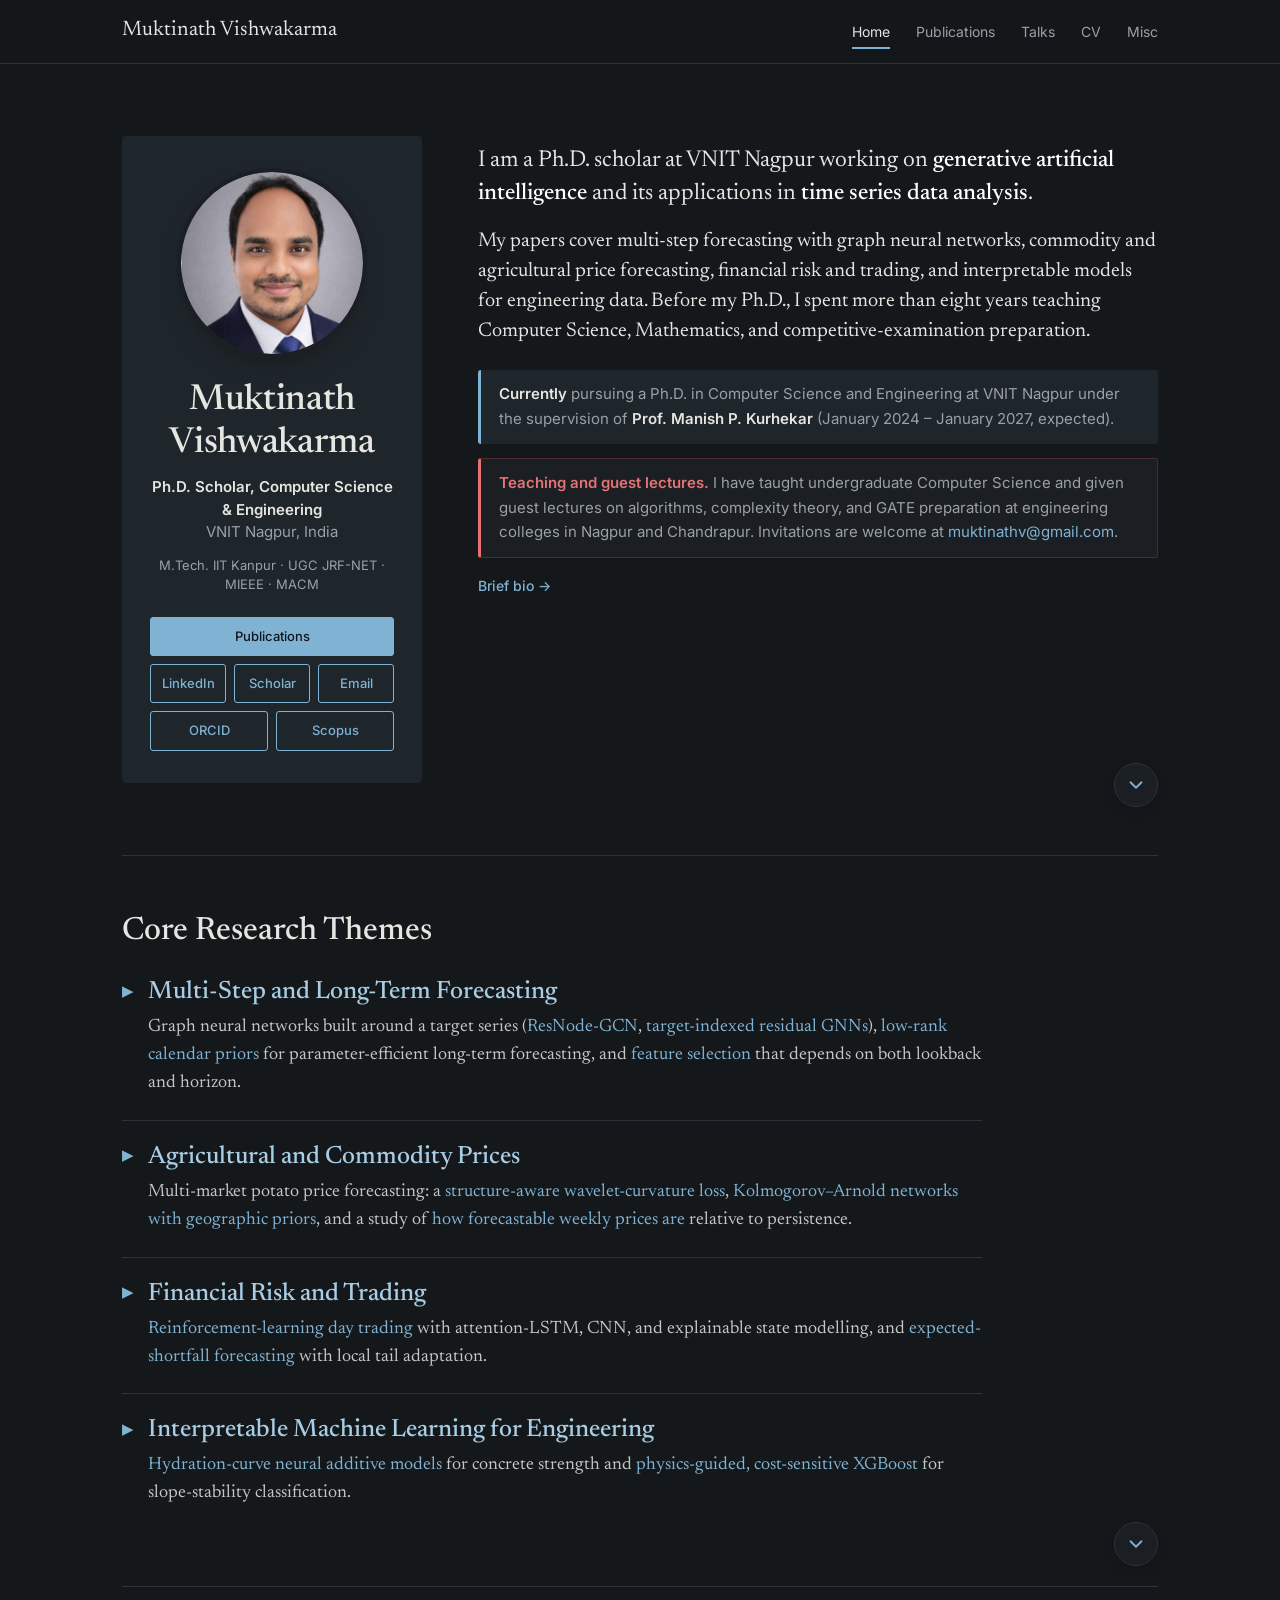
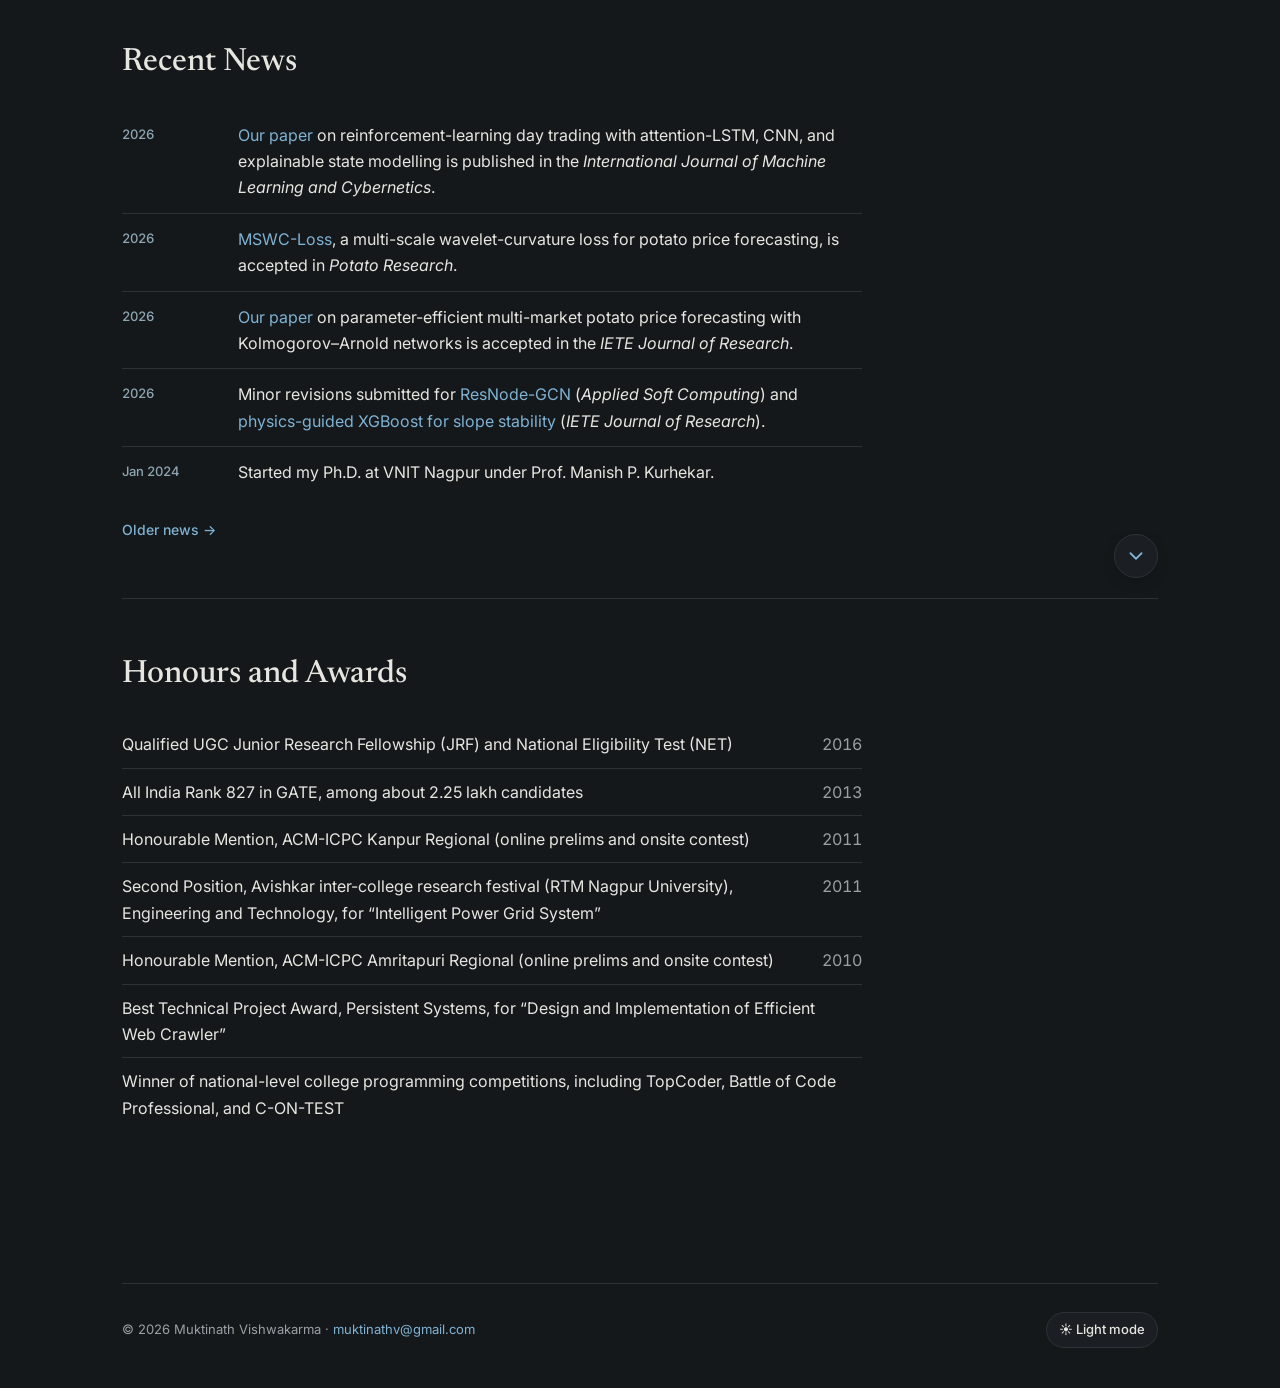
<file: index.html>
<!DOCTYPE html>
<html lang="en">
  <head>
    <meta charset="UTF-8">
    <meta name="viewport" content="width=device-width, initial-scale=1">
    <title>Muktinath Vishwakarma</title>
    <meta name="description" content="Muktinath Vishwakarma is a Ph.D. scholar in Computer Science and Engineering at VNIT Nagpur, working on generative AI and its applications in time series data analysis.">
    <meta name="author" content="Muktinath Vishwakarma">
    <meta property="og:title" content="Muktinath Vishwakarma">
    <meta property="og:description" content="Ph.D. scholar at VNIT Nagpur working on generative AI and time series data analysis.">
    <meta property="og:type" content="website">
    <meta property="og:url" content="https://prof-manav.github.io/MNV/">
    <meta property="og:image" content="https://prof-manav.github.io/MNV/photo.jpg">
    <link rel="icon" href="favicon.svg" type="image/svg+xml">

    <link rel="preconnect" href="https://fonts.googleapis.com">
    <link rel="preconnect" href="https://fonts.gstatic.com" crossorigin>
    <link rel="stylesheet" href="https://fonts.googleapis.com/css2?family=Inter:wght@400;500;600&family=Newsreader:ital,opsz,wght@0,6..72,400;0,6..72,500;1,6..72,400&display=swap">
    <link rel="stylesheet" href="styles.css">
    <script>
      // Apply the saved theme before first paint (dark unless the visitor chose light).
      (function () {
        var root = document.documentElement;
        var theme;
        try { theme = localStorage.getItem("theme"); } catch (e) {}
        root.dataset.theme = theme === "light" ? "light" : "dark";
        root.classList.add("js");
      })();
    </script>
  </head>

  <body>
    <a class="skip-link" href="#main">Skip to content</a>

    <header class="site-header">
      <div class="site-header-inner">
        <a class="site-brand" href="#home">Muktinath Vishwakarma</a>
        <nav class="site-nav" aria-label="Main">
          <a href="#home">Home</a>
          <a href="#publications">Publications</a>
          <a href="#talks">Talks</a>
          <a href="#cv">CV</a>
          <a href="#misc">Misc</a>
        </nav>
      </div>
    </header>

    <main id="main">

      <!-- ================================================================
           Home
           ================================================================ -->
      <section class="page" data-page="home" aria-label="Home">

        <div class="hero">
          <aside class="hero-card">
            <!-- Photo: upload photo.jpg (or photo.png) next to index.html. Until it exists, the initials show. -->
            <div class="hero-photo">
              <span aria-hidden="true">MV</span>
              <img src="photo.jpg" alt="Portrait of Muktinath Vishwakarma"
                   onerror="if (!this.dataset.tried) { this.dataset.tried = '1'; this.src = 'photo.png'; } else { this.remove(); }">
            </div>
            <h1 class="hero-name">Muktinath Vishwakarma</h1>
            <p class="hero-role">
              <strong>Ph.D. Scholar, Computer Science &amp; Engineering</strong><br>
              VNIT Nagpur, India
            </p>
            <p class="hero-credentials">M.Tech. IIT Kanpur &middot; UGC JRF-NET &middot; MIEEE &middot; MACM</p>
            <!-- Profile buttons. A button with an empty href stays hidden until you paste its link in. -->
            <div class="hero-links">
              <a class="button primary" href="#publications">Publications</a>
              <a class="button" href="https://www.linkedin.com/in/muktinathv/">LinkedIn</a>
              <a class="button" href="https://scholar.google.com/citations?user=fyuVvJgAAAAJ&amp;hl=en">Scholar</a>
              <a class="button" href="mailto:muktinathv@gmail.com">Email</a>
              <a class="button" href="https://orcid.org/0009-0008-4547-8936">ORCID</a>
              <a class="button" href="https://www.scopus.com/authid/detail.uri?authorId=58884062100">Scopus</a>
              <a class="button" href="">CV</a>
            </div>
          </aside>

          <div class="hero-main">
            <div class="hero-bio">
              <p class="hero-lead">I am a Ph.D. scholar at VNIT Nagpur working on <strong>generative artificial intelligence</strong> and its applications in <strong>time series data analysis</strong>.</p>
              <p>My papers cover multi-step forecasting with graph neural networks, commodity and agricultural price forecasting, financial risk and trading, and interpretable models for engineering data. Before my Ph.D., I spent more than eight years teaching Computer Science, Mathematics, and competitive-examination preparation.</p>
            </div>

            <p class="callout"><strong>Currently</strong> pursuing a Ph.D. in Computer Science and Engineering at VNIT Nagpur under the supervision of <strong>Prof. Manish P. Kurhekar</strong> (January 2024 &ndash; January 2027, expected).</p>
            <p class="callout red"><strong>Teaching and guest lectures.</strong> I have taught undergraduate Computer Science and given guest lectures on algorithms, complexity theory, and GATE preparation at engineering colleges in Nagpur and Chandrapur. Invitations are welcome at <a href="mailto:muktinathv@gmail.com">muktinathv@gmail.com</a>.</p>

            <details class="toggle bio-toggle">
              <summary>Brief bio</summary>
              <div class="toggle-body">
                <p>Muktinath Vishwakarma is a Ph.D. scholar in Computer Science and Engineering at Visvesvaraya National Institute of Technology (VNIT), Nagpur, supervised by Prof. Manish P. Kurhekar. The research focuses on generative artificial intelligence and its applications in time series data analysis, with papers on graph neural networks for multi-step forecasting, agricultural and commodity price forecasting, expected-shortfall forecasting, reinforcement-learning trading, and interpretable models for concrete and slope-stability data.</p>
                <p>Muktinath holds an M.Tech. in Computer Science and Engineering from IIT Kanpur and a B.E. in Computer Science and Engineering from Rashtrasant Tukadoji Maharaj Nagpur University, and qualified UGC JRF and NET in 2016. Before joining VNIT, Muktinath was a Teaching Assistant Professor at Symbiosis Institute of Technology, Nagpur, and Director of The Altius Classes, Nagpur, bringing more than eight years of teaching experience.</p>
              </div>
            </details>
          </div>

          <button class="scroll-cue" type="button" data-target="research-themes" aria-label="Scroll to Core Research Themes">
            <svg viewBox="0 0 24 24" width="22" height="22" aria-hidden="true"><path d="M6 9l6 6 6-6" fill="none" stroke="currentColor" stroke-width="2" stroke-linecap="round" stroke-linejoin="round"/></svg>
          </button>
        </div>

        <!-- Core research themes -->
        <div class="section" id="research-themes" style="margin-top: 48px;">
          <h2 class="section-label">Core Research Themes</h2>
          <ol class="themes">
            <li>
              <h3>Multi-Step and Long-Term Forecasting</h3>
              <p>Graph neural networks built around a target series (<a href="#resnode-gcn">ResNode-GCN</a>, <a href="#tir-gnn">target-indexed residual GNNs</a>), <a href="#calendar-rank">low-rank calendar priors</a> for parameter-efficient long-term forecasting, and <a href="#lh-fus">feature selection</a> that depends on both lookback and horizon.</p>
            </li>
            <li>
              <h3>Agricultural and Commodity Prices</h3>
              <p>Multi-market potato price forecasting: a <a href="#mswc-loss">structure-aware wavelet-curvature loss</a>, <a href="#kan-potato">Kolmogorov&ndash;Arnold networks with geographic priors</a>, and a study of <a href="#potato-forecastability">how forecastable weekly prices are</a> relative to persistence.</p>
            </li>
            <li>
              <h3>Financial Risk and Trading</h3>
              <p><a href="#day-trading-rl">Reinforcement-learning day trading</a> with attention-LSTM, CNN, and explainable state modelling, and <a href="#es-tail">expected-shortfall forecasting</a> with local tail adaptation.</p>
            </li>
            <li>
              <h3>Interpretable Machine Learning for Engineering</h3>
              <p><a href="#concrete-nam">Hydration-curve neural additive models</a> for concrete strength and <a href="#slope-xgboost">physics-guided, cost-sensitive XGBoost</a> for slope-stability classification.</p>
            </li>
          </ol>

          <button class="scroll-cue" type="button" data-target="recent-news" aria-label="Scroll to Recent News">
            <svg viewBox="0 0 24 24" width="22" height="22" aria-hidden="true"><path d="M6 9l6 6 6-6" fill="none" stroke="currentColor" stroke-width="2" stroke-linecap="round" stroke-linejoin="round"/></svg>
          </button>
        </div>

        <!-- News -->
        <div class="section" id="recent-news">
          <h2 class="section-label">Recent News</h2>
          <ul class="news">
            <li><span class="news-date">2026</span><span><a href="#day-trading-rl">Our paper</a> on reinforcement-learning day trading with attention-LSTM, CNN, and explainable state modelling is published in the <em>International Journal of Machine Learning and Cybernetics</em>.</span></li>
            <li><span class="news-date">2026</span><span><a href="#mswc-loss">MSWC-Loss</a>, a multi-scale wavelet-curvature loss for potato price forecasting, is accepted in <em>Potato Research</em>.</span></li>
            <li><span class="news-date">2026</span><span><a href="#kan-potato">Our paper</a> on parameter-efficient multi-market potato price forecasting with Kolmogorov&ndash;Arnold networks is accepted in the <em>IETE Journal of Research</em>.</span></li>
            <li><span class="news-date">2026</span><span>Minor revisions submitted for <a href="#resnode-gcn">ResNode-GCN</a> (<em>Applied Soft Computing</em>) and <a href="#slope-xgboost">physics-guided XGBoost for slope stability</a> (<em>IETE Journal of Research</em>).</span></li>
            <li><span class="news-date">Jan 2024</span><span>Started my Ph.D. at VNIT Nagpur under Prof. Manish P. Kurhekar.</span></li>
          </ul>

          <details class="toggle news-older">
            <summary>Older news</summary>
            <ul class="news">
              <li><span class="news-date">Oct 2022</span><span>Joined Symbiosis Institute of Technology, Nagpur, as a Teaching Assistant Professor.</span></li>
              <li><span class="news-date">Jul 2016</span><span>Qualified UGC JRF and NET.</span></li>
              <li><span class="news-date">2015</span><span>Became Director of The Altius Classes, Nagpur (until 2022).</span></li>
              <li><span class="news-date">Dec 2015</span><span>Completed my M.Tech. in Computer Science and Engineering at IIT Kanpur.</span></li>
              <li><span class="news-date">2013</span><span>All India Rank 827 in GATE 2013.</span></li>
            </ul>
          </details>

          <button class="scroll-cue" type="button" data-target="selected-awards" aria-label="Scroll to Honours and Awards">
            <svg viewBox="0 0 24 24" width="22" height="22" aria-hidden="true"><path d="M6 9l6 6 6-6" fill="none" stroke="currentColor" stroke-width="2" stroke-linecap="round" stroke-linejoin="round"/></svg>
          </button>
        </div>

        <!-- Awards -->
        <div class="section" id="selected-awards">
          <h2 class="section-label">Honours and Awards</h2>
          <ul class="awards">
            <li><span>Qualified UGC Junior Research Fellowship (JRF) and National Eligibility Test (NET)</span><span>2016</span></li>
            <li><span>All India Rank 827 in GATE, among about 2.25 lakh candidates</span><span>2013</span></li>
            <li><span>Honourable Mention, ACM-ICPC Kanpur Regional (online prelims and onsite contest)</span><span>2011</span></li>
            <li><span>Second Position, Avishkar inter-college research festival (RTM Nagpur University), Engineering and Technology, for &ldquo;Intelligent Power Grid System&rdquo;</span><span>2011</span></li>
            <li><span>Honourable Mention, ACM-ICPC Amritapuri Regional (online prelims and onsite contest)</span><span>2010</span></li>
            <li><span>Best Technical Project Award, Persistent Systems, for &ldquo;Design and Implementation of Efficient Web Crawler&rdquo;</span><span></span></li>
            <li><span>Winner of national-level college programming competitions, including TopCoder, Battle of Code Professional, and C-ON-TEST</span><span></span></li>
          </ul>
        </div>
      </section>

      <!-- ================================================================
           Publications
           Each paper has a Paper / Code / Data bar: paste a URL between the
           quotes. An empty link shows as a dimmed "soon" button.
           ================================================================ -->
      <section class="page" data-page="publications" aria-labelledby="publications-title">
        <h1 class="page-title" id="publications-title" tabindex="-1">Publications</h1>

        <div class="pubs">
          <h2>Journal Papers</h2>
          <ul>
            <li id="day-trading-rl">
              <div class="pub-title"><a href="https://doi.org/10.1007/s13042-026-03298-9" target="_blank" rel="noopener">Optimized day trading via reinforcement learning and technical analysis using attention-LSTM, CNN, and explainable state modeling</a></div>
              <div class="pub-meta"><span class="pub-venue">IJMLC 2026</span><span class="pub-status ok">Published</span></div>
              <div class="pub-authors"><span class="me">Muktinath Vishwakarma</span>, Jagdish Chakole, and Manish Kurhekar</div>
              <div class="pub-note">International Journal of Machine Learning and Cybernetics, Springer Nature</div>
              <div class="pub-links">
                <a class="pub-link paper" href="https://doi.org/10.1007/s13042-026-03298-9">Paper</a>
                <a class="pub-link code" href="">Code</a>
                <a class="pub-link data" href="">Data</a>
              </div>
            </li>
            <li id="mswc-loss">
              <div class="pub-title"><a href="https://doi.org/10.1007/s11540-026-10170-4" target="_blank" rel="noopener">MSWC-Loss: Multi-Scale Wavelet-Curvature Loss for Structure-Aware Potato Price Forecasting</a></div>
              <div class="pub-meta"><span class="pub-venue">Potato Research 2026</span><span class="pub-status ok">Accepted</span></div>
              <div class="pub-authors"><span class="me">Muktinath Vishwakarma</span> and Manish Kurhekar</div>
              <div class="pub-note">Potato Research, Springer Nature</div>
              <div class="pub-links">
                <a class="pub-link paper" href="https://doi.org/10.1007/s11540-026-10170-4">Paper</a>
                <a class="pub-link code" href="">Code</a>
                <a class="pub-link data" href="">Data</a>
              </div>
            </li>
            <li id="kan-potato">
              <div class="pub-title">Parameter-Efficient and Interpretable Multi-Market Potato Price Forecasting with Geographic Priors and Kolmogorov-Arnold Networks</div>
              <div class="pub-meta"><span class="pub-venue">IETE JR 2026</span><span class="pub-status ok">Accepted</span></div>
              <div class="pub-authors"><span class="me">Muktinath Vishwakarma</span> and Manish Kurhekar</div>
              <div class="pub-note">IETE Journal of Research</div>
              <div class="pub-links">
                <a class="pub-link paper" href="">Paper</a>
                <a class="pub-link code" href="">Code</a>
                <a class="pub-link data" href="">Data</a>
              </div>
            </li>
          </ul>

          <h2>Manuscripts Under Review</h2>
          <ul>
            <li id="resnode-gcn">
              <div class="pub-title">ResNode-GCN: Target-Centric Residual Graph Neural Networks for Multi-Step Commodity Price Forecasting</div>
              <div class="pub-meta"><span class="pub-venue">Applied Soft Computing</span><span class="pub-status">Minor revision submitted</span></div>
              <div class="pub-authors"><span class="me">Muktinath Vishwakarma</span>, Manish Kurhekar, and Jagdish Chakole</div>
              <div class="pub-note">Applied Soft Computing, Elsevier &middot; submitted 2025</div>
              <div class="pub-links">
                <a class="pub-link paper" href="">Paper</a>
                <a class="pub-link code" href="">Code</a>
                <a class="pub-link data" href="">Data</a>
              </div>
            </li>
            <li id="slope-xgboost">
              <div class="pub-title">Physics-Guided and Cost-Sensitive XGBoost for Reinforcement-Aware Slope Stability Classification</div>
              <div class="pub-meta"><span class="pub-venue">IETE JR</span><span class="pub-status">Minor revision submitted</span></div>
              <div class="pub-authors"><span class="me">Muktinath Vishwakarma</span> and Manish Kurhekar</div>
              <div class="pub-note">IETE Journal of Research &middot; submitted 2026</div>
              <div class="pub-links">
                <a class="pub-link paper" href="">Paper</a>
                <a class="pub-link code" href="">Code</a>
                <a class="pub-link data" href="">Data</a>
              </div>
            </li>
            <li id="concrete-nam">
              <div class="pub-title">Knowledge-Guided Hydration-Curve Neural Additive Models for Interpretable Concrete Strength Prediction</div>
              <div class="pub-meta"><span class="pub-venue">EAAI</span><span class="pub-status">Under review</span></div>
              <div class="pub-authors"><span class="me">Muktinath Vishwakarma</span> and Manish Kurhekar</div>
              <div class="pub-note">Engineering Applications of Artificial Intelligence, Elsevier &middot; submitted 2026</div>
              <div class="pub-links">
                <a class="pub-link paper" href="">Paper</a>
                <a class="pub-link code" href="">Code</a>
                <a class="pub-link data" href="">Data</a>
              </div>
            </li>
            <li id="calendar-rank">
              <div class="pub-title">How much calendar rank does multivariate forecasting need? A low-rank calendar prior for parameter-efficient long-term forecasting</div>
              <div class="pub-meta"><span class="pub-venue">ESWA</span><span class="pub-status">Under review</span></div>
              <div class="pub-authors"><span class="me">Muktinath Vishwakarma</span> and Manish Kurhekar</div>
              <div class="pub-note">Expert Systems with Applications, Elsevier &middot; submitted 2026</div>
              <div class="pub-links">
                <a class="pub-link paper" href="">Paper</a>
                <a class="pub-link code" href="">Code</a>
                <a class="pub-link data" href="">Data</a>
              </div>
            </li>
            <li id="es-tail">
              <div class="pub-title">Volatility Is Not Enough: Local Tail Adaptation for Expected Shortfall Forecasting</div>
              <div class="pub-meta"><span class="pub-venue">J. Forecasting</span><span class="pub-status">Under review</span></div>
              <div class="pub-authors"><span class="me">Muktinath Vishwakarma</span> and Manish Kurhekar</div>
              <div class="pub-note">Journal of Forecasting, Wiley &middot; submitted 2026</div>
              <div class="pub-links">
                <a class="pub-link paper" href="">Paper</a>
                <a class="pub-link code" href="">Code</a>
                <a class="pub-link data" href="">Data</a>
              </div>
            </li>
            <li id="lh-fus">
              <div class="pub-title">Beyond Static Feature Importance: Lookback&ndash;Horizon Forecast Utility Selection for Multi-Horizon Time-Series Forecasting</div>
              <div class="pub-meta"><span class="pub-venue">IEEE Access</span><span class="pub-status">Under review</span></div>
              <div class="pub-authors"><span class="me">Muktinath Vishwakarma</span> and Manish Kurhekar</div>
              <div class="pub-note">IEEE Access &middot; submitted 2026</div>
              <div class="pub-links">
                <a class="pub-link paper" href="">Paper</a>
                <a class="pub-link code" href="">Code</a>
                <a class="pub-link data" href="">Data</a>
              </div>
            </li>
            <li id="tir-gnn">
              <div class="pub-title">Target-Indexed Residual Graph Neural Networks: A Backbone-Agnostic Framework for Target-Centric Time-Series Forecasting</div>
              <div class="pub-meta"><span class="pub-venue">IEEE TNNLS</span><span class="pub-status">Under review</span></div>
              <div class="pub-authors"><span class="me">Muktinath Vishwakarma</span> and Manish Kurhekar</div>
              <div class="pub-note">IEEE Transactions on Neural Networks and Learning Systems &middot; submitted 2026</div>
              <div class="pub-links">
                <a class="pub-link paper" href="">Paper</a>
                <a class="pub-link code" href="">Code</a>
                <a class="pub-link data" href="">Data</a>
              </div>
            </li>
            <li id="sra-egait">
              <div class="pub-title">SRA-EGait: Sequential Risk-Aware Event-Gait Authentication via Value-of-Information Reacquisition</div>
              <div class="pub-meta"><span class="pub-venue">IEEE T-BIOM</span><span class="pub-status">Under review</span></div>
              <div class="pub-authors">Devendra Nagar, <span class="me">Muktinath Vishwakarma</span>, and Manish Kurhekar</div>
              <div class="pub-note">IEEE Transactions on Biometrics, Behavior, and Identity Science &middot; submitted 2026</div>
              <div class="pub-links">
                <a class="pub-link paper" href="">Paper</a>
                <a class="pub-link code" href="">Code</a>
                <a class="pub-link data" href="">Data</a>
              </div>
            </li>
            <li id="potato-forecastability">
              <div class="pub-title">Beyond Persistence: Understanding Forecastability of Weekly Potato Prices Across Multiple Market Centres</div>
              <div class="pub-meta"><span class="pub-venue">Potato Research</span><span class="pub-status">Under review</span></div>
              <div class="pub-authors"><span class="me">Muktinath Vishwakarma</span> and Manish Kurhekar</div>
              <div class="pub-note">Potato Research, Springer Nature &middot; submitted 2026</div>
              <div class="pub-links">
                <a class="pub-link paper" href="">Paper</a>
                <a class="pub-link code" href="">Code</a>
                <a class="pub-link data" href="">Data</a>
              </div>
            </li>
          </ul>
        </div>
      </section>

      <!-- ================================================================
           Talks
           ================================================================ -->
      <section class="page" data-page="talks" aria-labelledby="talks-title">
        <h1 class="page-title" id="talks-title" tabindex="-1">Talks and Guest Lectures</h1>
        <ul class="entries talks">
          <li id="talk-gate">
            <h2 class="entry-title">How to Prepare for GATE</h2>
            <ul class="venues">
              <li>GATE Club, Department of Computer Technology, YCCE, Nagpur</li>
              <li>GATE Club, Department of Computer Science and Engineering, RGCER, Nagpur</li>
              <li>Department of Computer Science and Information Technology, Priyadarshini College, Nagpur</li>
              <li>Department of Computer Technology and Information Technology, Rajiv Gandhi College of Engineering, Research and Technology, Chandrapur</li>
            </ul>
          </li>
          <li id="talk-career-gate">
            <h2 class="entry-title">Career Guidance and GATE Preparation</h2>
            <ul class="venues">
              <li>Department of Computer Science and Engineering and Information Technology, Wainganga College of Engineering and Management, Nagpur</li>
            </ul>
          </li>
          <li id="talk-daa-gate">
            <h2 class="entry-title">Design and Analysis of Algorithms for GATE</h2>
            <ul class="venues">
              <li>GATE Club, Department of Computer Technology, YCCE, Nagpur</li>
            </ul>
          </li>
          <li id="talk-aoa">
            <h2 class="entry-title">Analysis of Algorithms</h2>
            <ul class="venues">
              <li>Department of Computer Science and Engineering, RGCER, Nagpur</li>
            </ul>
          </li>
          <li id="talk-complexity">
            <h2 class="entry-title">Complexity Theory</h2>
            <ul class="venues">
              <li>Department of Information Technology, RGCER, Nagpur</li>
            </ul>
          </li>
        </ul>
      </section>

      <!-- ================================================================
           CV
           ================================================================ -->
      <section class="page content" data-page="cv" aria-labelledby="cv-title">
        <h1 class="page-title" id="cv-title" tabindex="-1">Curriculum Vitae</h1>

        <h2 id="experience">Experience</h2>
        <ul class="entries">
          <li>
            <h3 class="entry-title">Researcher (Ph.D. Scholar)</h3>
            <div class="entry-where"><span>Visvesvaraya National Institute of Technology, Nagpur</span><span class="entry-date">Jan 2024 &ndash; present</span></div>
          </li>
          <li>
            <h3 class="entry-title">Teaching Assistant Professor</h3>
            <div class="entry-where"><span>Symbiosis Institute of Technology, Nagpur</span><span class="entry-date">Oct 2022 &ndash; Dec 2023</span></div>
          </li>
          <li>
            <h3 class="entry-title">Director and Teacher</h3>
            <div class="entry-where"><span>The Altius Classes, Nagpur</span><span class="entry-date">2015 &ndash; 2022</span></div>
          </li>
          <li>
            <h3 class="entry-title">Teaching Assistant</h3>
            <div class="entry-where"><span>Indian Institute of Technology Kanpur</span><span class="entry-date">Jul 2013 &ndash; Jun 2015</span></div>
          </li>
        </ul>

        <h2 id="education">Education</h2>
        <ul class="entries">
          <li>
            <h3 class="entry-title">Ph.D., Computer Science and Engineering</h3>
            <div class="entry-where"><span>Visvesvaraya National Institute of Technology, Nagpur</span><span class="entry-date">Jan 2024 &ndash; Jan 2027 (expected)</span></div>
            <p class="entry-blurb">Thesis: <em>Generative Artificial Intelligence and its Application in Time Series Data Analysis</em><br>Supervisor: Prof. Manish P. Kurhekar &middot; Coursework CGPA 9.50 / 10</p>
          </li>
          <li>
            <h3 class="entry-title">M.Tech., Computer Science and Engineering</h3>
            <div class="entry-where"><span>Indian Institute of Technology Kanpur</span><span class="entry-date">Jul 2013 &ndash; Dec 2015</span></div>
            <p class="entry-blurb">Thesis: <em>Study of the Dependent Typed Language Agda, Proving Natural Number is Commutative Semiring</em><br>Supervisor: Prof. Satyadev Nandakumar &middot; CGPA 7.43 / 10</p>
          </li>
          <li>
            <h3 class="entry-title">B.E., Computer Science and Engineering</h3>
            <div class="entry-where"><span>Rashtrasant Tukadoji Maharaj Nagpur University</span><span class="entry-date">Jul 2009 &ndash; Jun 2013</span></div>
            <p class="entry-blurb">75.31%</p>
          </li>
        </ul>

        <h2 id="teaching">Teaching Interests</h2>
        <ul class="chip-list">
          <li>Programming Languages</li>
          <li>Data Structures</li>
          <li>Design and Analysis of Algorithms</li>
          <li>Operating Systems</li>
          <li>Database Management Systems</li>
        </ul>

        <h2 id="projects">Academic Projects</h2>
        <ul class="entries">
          <li>
            <h3 class="entry-title">Live Bus Tracking System using Twitter Bolt and Tweet Automation</h3>
            <div class="entry-where"><span>Software Architecture (CS654), IIT Kanpur</span><span class="entry-date">2014</span></div>
            <p class="entry-blurb">An application built on Twitter Bolt to track city buses in real time.</p>
          </li>
          <li>
            <h3 class="entry-title">Triplet Image Matching for the ADS 40 Airborne Digital Sensor</h3>
            <div class="entry-where"><span>Parallel Algorithms (CS646), IIT Kanpur</span><span class="entry-date">2014</span></div>
            <p class="entry-blurb">Reconstructing 3D images from airborne digital-sensor imagery with CUDA.</p>
          </li>
          <li>
            <h3 class="entry-title">Movie Recommender and Score Prediction System</h3>
            <div class="entry-where"><span>Machine Learning (CS771), IIT Kanpur</span><span class="entry-date">2013</span></div>
            <p class="entry-blurb">On the MovieLens ml-100k dataset, predicting from simple demographics whether a new user will watch a given movie and, if so, the star rating (1&ndash;5) they are likely to give.</p>
          </li>
          <li>
            <h3 class="entry-title">Foreign Body Detection in Ear Images</h3>
            <div class="entry-where"><span>Multimodal Biometrics, IIT Kanpur</span><span class="entry-date">2013</span></div>
            <p class="entry-blurb">Detecting unexpected objects in ear images, such as earphones, scarves, hair, or earrings.</p>
          </li>
          <li>
            <h3 class="entry-title">Design and Development of an Efficient Web Crawler</h3>
            <div class="entry-where"><span>Undergraduate final-year project</span><span class="entry-date">2013</span></div>
            <p class="entry-blurb">A web crawler that returns more, and more accurate, results than a conventional crawler. Winner of the Best Technical Project Award from Persistent Systems.</p>
          </li>
          <li>
            <h3 class="entry-title">Hotel Management System</h3>
            <div class="entry-where"><span>Diploma in Software Engineering</span><span class="entry-date">2008</span></div>
            <p class="entry-blurb">A desktop application that manages the operations of a single hotel.</p>
          </li>
        </ul>

        <h2 id="responsibility">Positions of Responsibility</h2>
        <ul class="entries">
          <li>
            <h3 class="entry-title">Member, Student Council, Department of CSE</h3>
            <div class="entry-where"><span>RGCER, Nagpur &middot; organised guest lectures, workshops, and cultural and technical events</span><span class="entry-date">2010 &ndash; 2011</span></div>
          </li>
          <li>
            <h3 class="entry-title">Head Coordinator, Programming Language Club and GATE Club</h3>
            <div class="entry-where"><span>RGCER, Nagpur &middot; organised lectures, tests, and discussions</span><span class="entry-date">2010 &ndash; 2012</span></div>
          </li>
          <li>
            <h3 class="entry-title">Organiser, KodoTeK 2.0 and KodoTeK 3.0</h3>
            <div class="entry-where"><span>National-level ICPC-format programming event, RGCER, Nagpur</span></div>
          </li>
        </ul>

        <h2 id="skills">Technical Skills</h2>
        <ul class="news facts">
          <li><span class="news-date">Languages</span><span>C, C++, Java, Python</span></li>
          <li><span class="news-date">Software</span><span>MATLAB, CUDA, LaTeX, Weka</span></li>
          <li><span class="news-date">Web</span><span>HTML, CSS, XML, JavaScript</span></li>
          <li><span class="news-date">Databases</span><span>SQL Server</span></li>
        </ul>
      </section>

      <!-- ================================================================
           Misc
           ================================================================ -->
      <section class="page content" data-page="misc" aria-labelledby="misc-title">
        <h1 class="page-title" id="misc-title" tabindex="-1">Misc</h1>
        <div class="prose">
          <h2 id="contact">How to Reach Me</h2>
          <p>Please feel free to reach out about research collaborations or guest lectures. The best way to reach me is by email at <a href="mailto:muktinathv@gmail.com"><strong>muktinathv [at] gmail [dot] com</strong></a>. I am also on <a href="https://www.linkedin.com/in/muktinathv/" target="_blank" rel="noopener">LinkedIn</a>, <a href="https://scholar.google.com/citations?user=fyuVvJgAAAAJ&amp;hl=en" target="_blank" rel="noopener">Google Scholar</a>, <a href="https://orcid.org/0009-0008-4547-8936" target="_blank" rel="noopener">ORCID</a>, and <a href="https://www.scopus.com/authid/detail.uri?authorId=58884062100" target="_blank" rel="noopener">Scopus</a>.</p>

          <h2 id="memberships">Professional Memberships</h2>
          <ul>
            <li>Member, Institute of Electrical and Electronics Engineers (IEEE)</li>
            <li>Member, Association for Computing Machinery (ACM)</li>
          </ul>

          <h2 id="personal">Outside Research</h2>
          <p>I enjoy history, puzzle solving, programming, travelling, and photography, and I counsel students on careers.</p>
          <p>At college I won the Personite personality contest and the Ad-Making Contest at Malhar 2011, and the inter-department cricket tournament and dance competition at Malhar 2013.</p>
        </div>
      </section>

    </main>

    <footer class="site-footer">
      <div class="site-footer-inner">
        <span>&copy; <span id="year">2026</span> Muktinath Vishwakarma &middot; <a href="mailto:muktinathv@gmail.com">muktinathv@gmail.com</a></span>
        <button class="theme-toggle" type="button" hidden></button>
      </div>
    </footer>

    <script src="site.js"></script>
  </body>
</html>
</file>
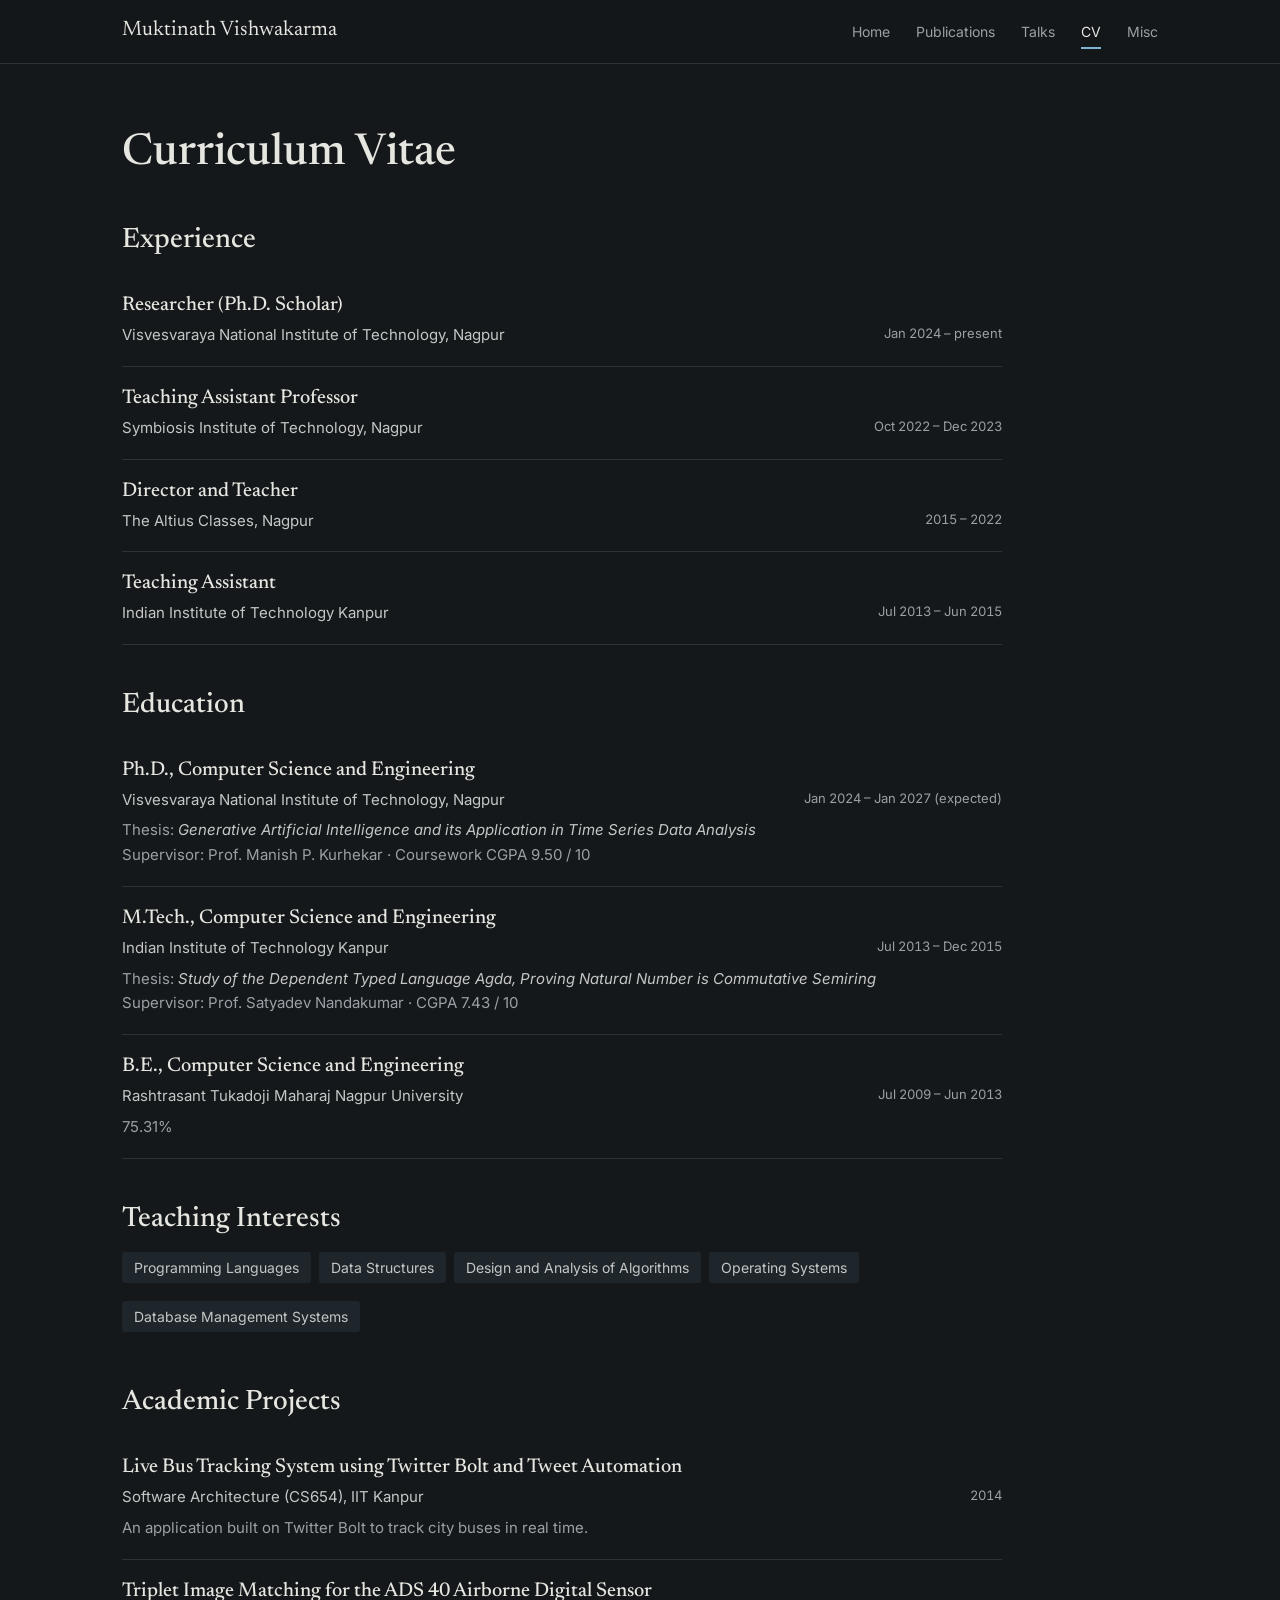
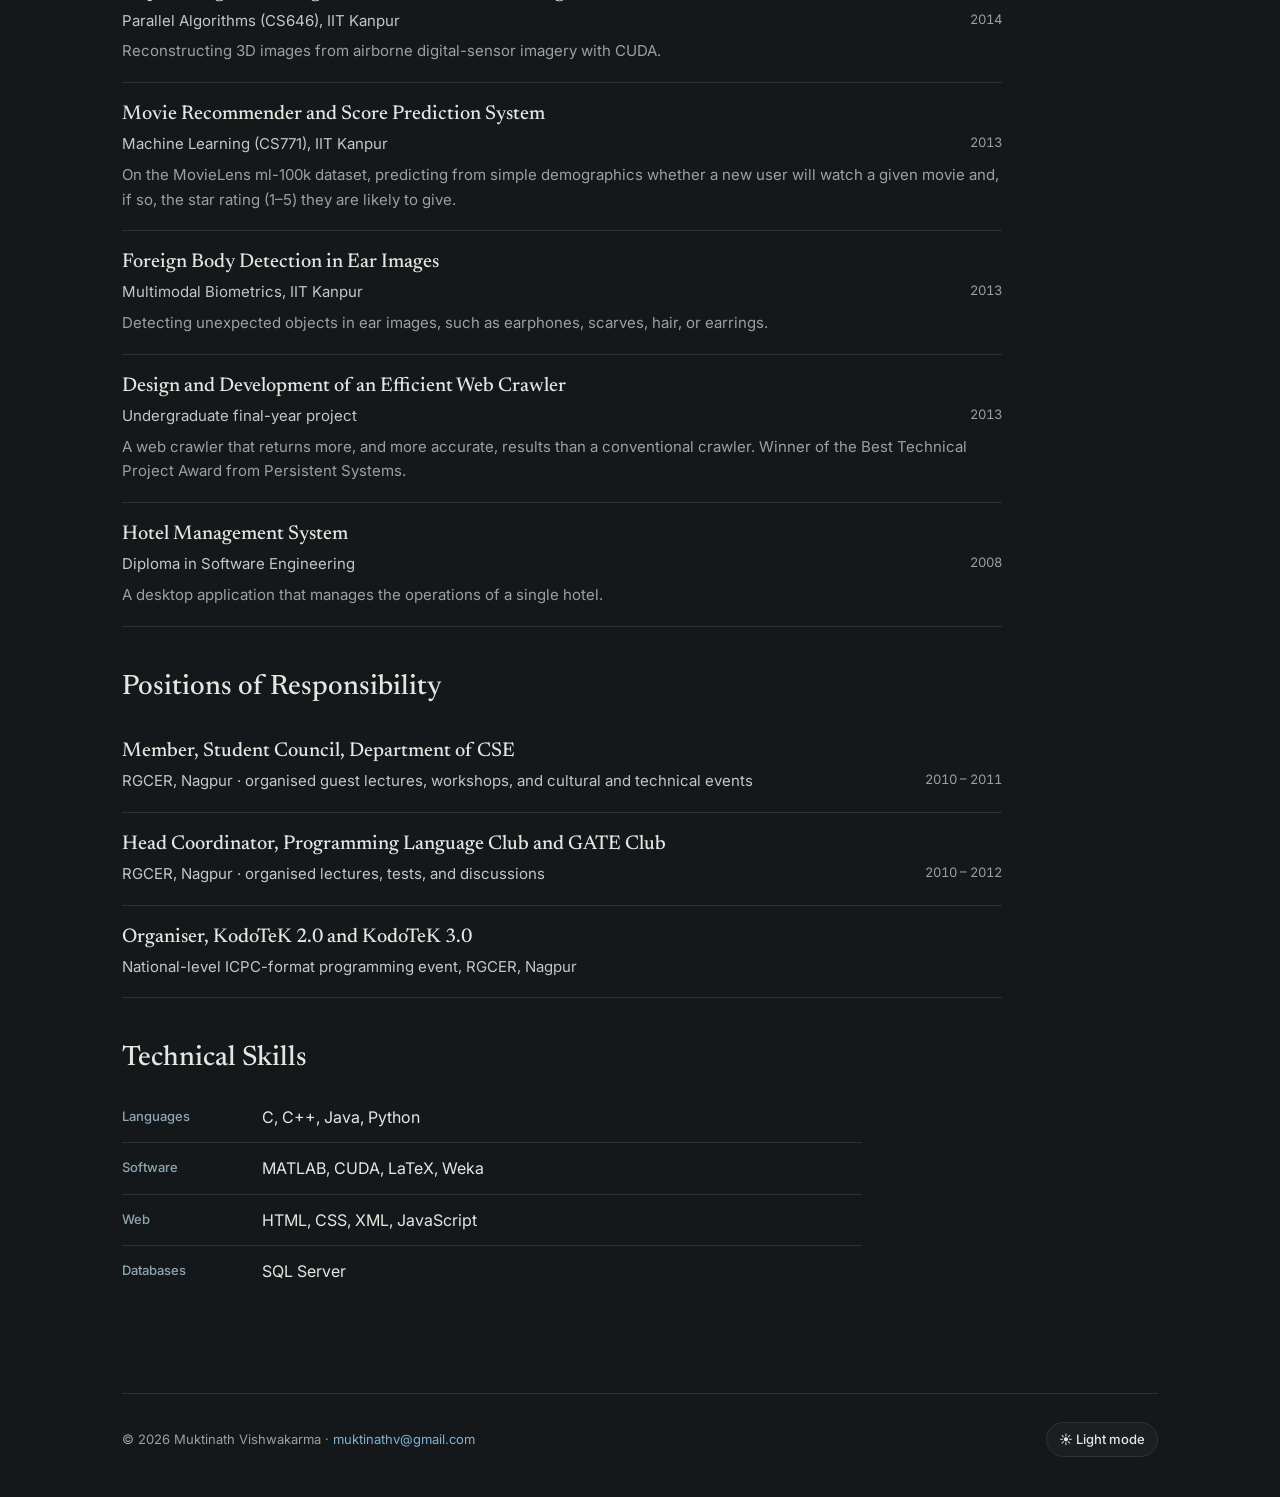
<file: education.html>
<!DOCTYPE html>
<html lang="en">
  <head>
    <meta charset="UTF-8">
    <meta name="viewport" content="width=device-width, initial-scale=1">
    <title>Education — Muktinath Vishwakarma</title>
    <link rel="canonical" href="index.html#education">
    <meta http-equiv="refresh" content="0; url=index.html#education">
    <script>
      // The site is now a single page; keep old links (including #anchors) working.
      location.replace("index.html" + (location.hash || "#education"));
    </script>
  </head>
  <body style="margin:0;padding:32px 18px;background:#15181B;color:#E6E6E1;font-family:system-ui,sans-serif;">
    <p>This page has moved to <a href="index.html#education" style="color:#7FB2D3;">index.html#education</a>.</p>
  </body>
</html>
</file>
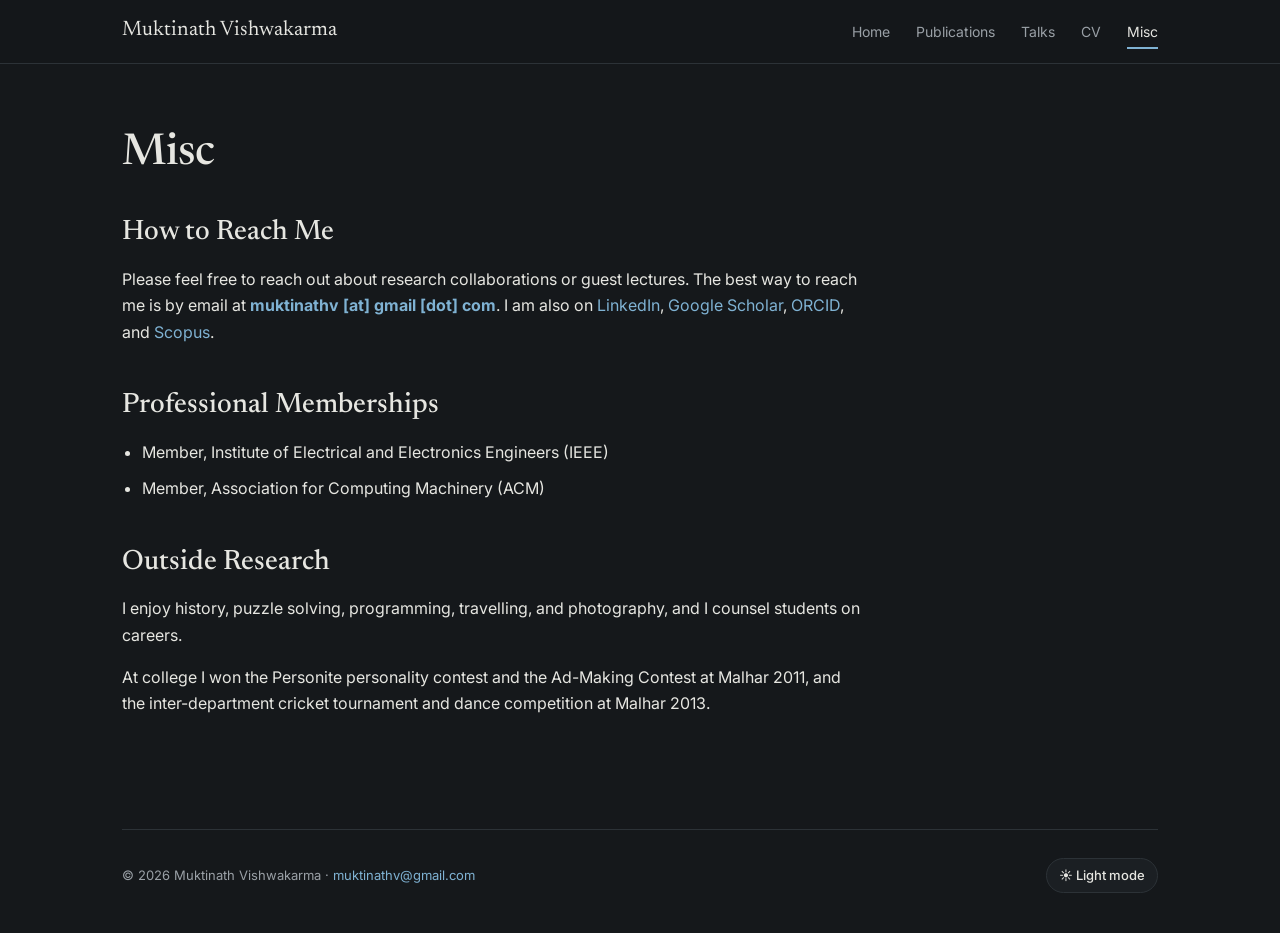
<file: misc.html>
<!DOCTYPE html>
<html lang="en">
  <head>
    <meta charset="UTF-8">
    <meta name="viewport" content="width=device-width, initial-scale=1">
    <title>Misc — Muktinath Vishwakarma</title>
    <link rel="canonical" href="index.html#misc">
    <meta http-equiv="refresh" content="0; url=index.html#misc">
    <script>
      // The site is now a single page; keep old links (including #anchors) working.
      location.replace("index.html" + (location.hash || "#misc"));
    </script>
  </head>
  <body style="margin:0;padding:32px 18px;background:#15181B;color:#E6E6E1;font-family:system-ui,sans-serif;">
    <p>This page has moved to <a href="index.html#misc" style="color:#7FB2D3;">index.html#misc</a>.</p>
  </body>
</html>
</file>
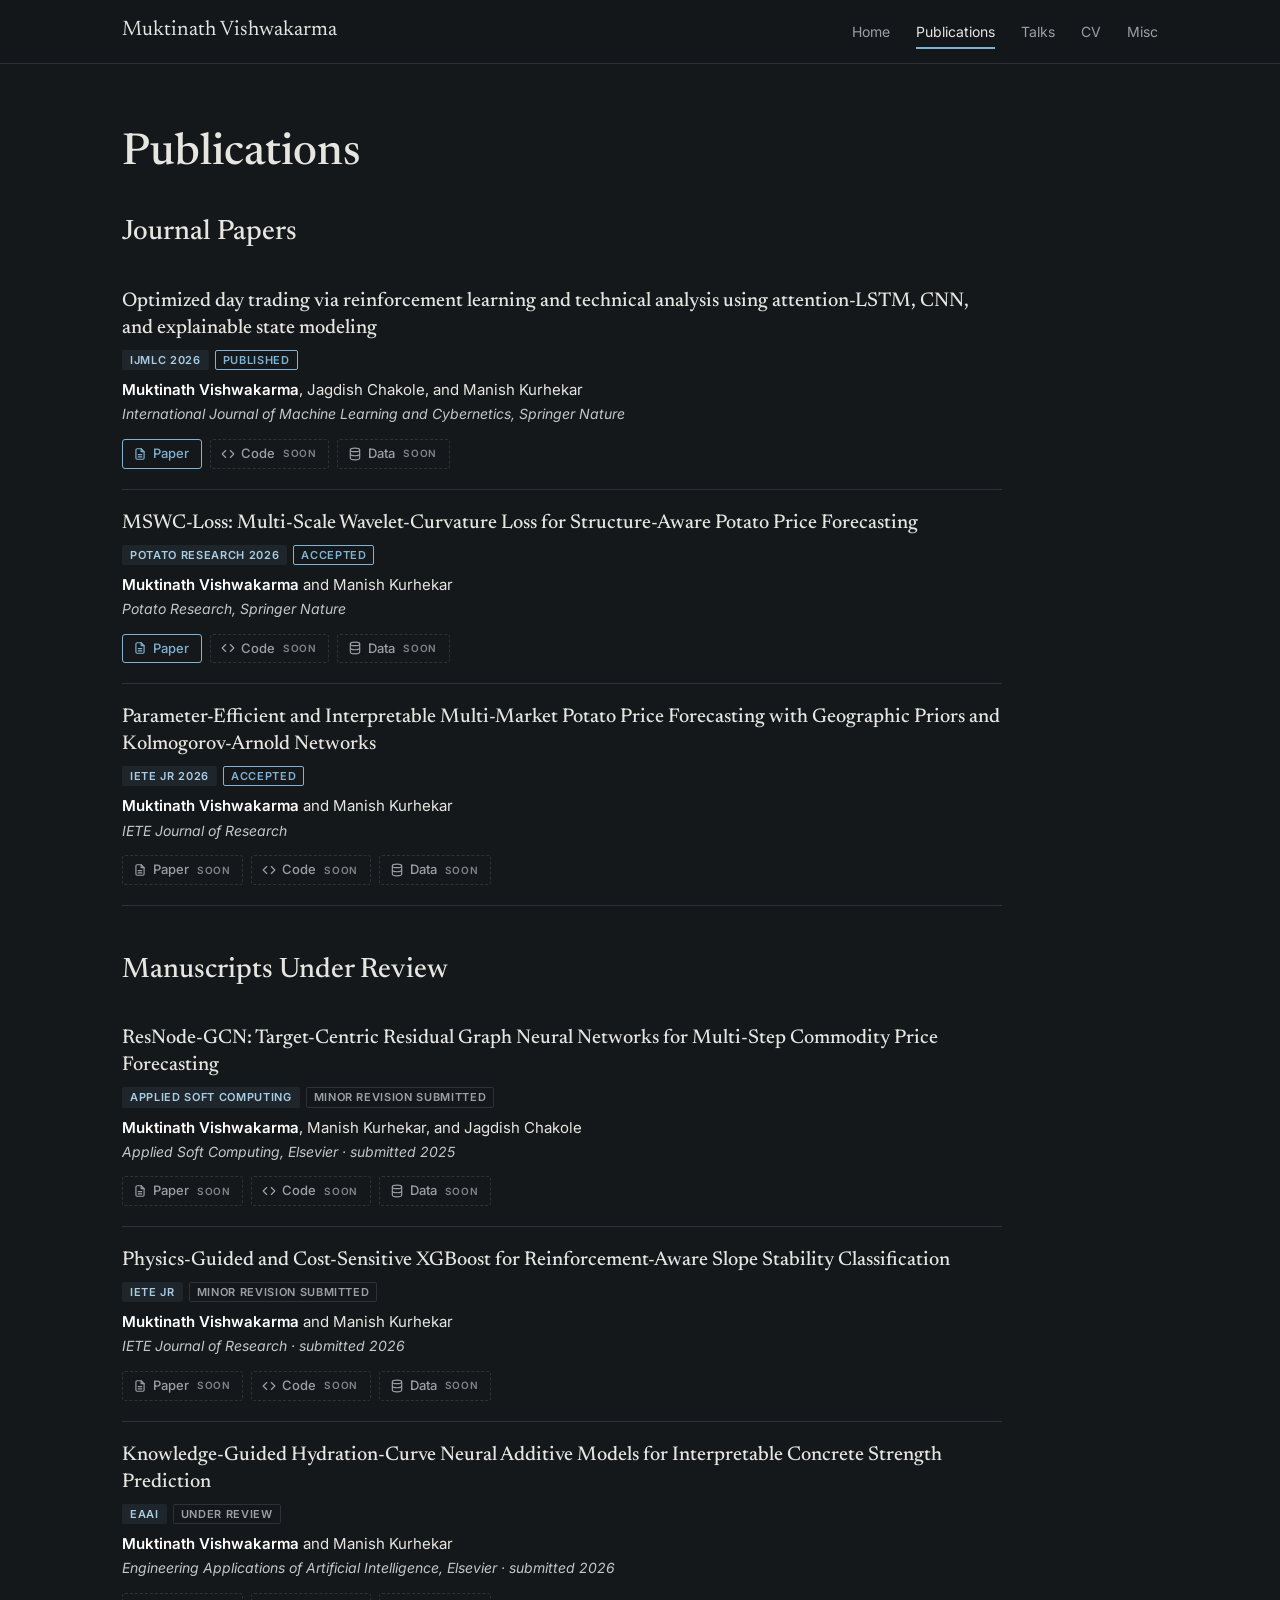
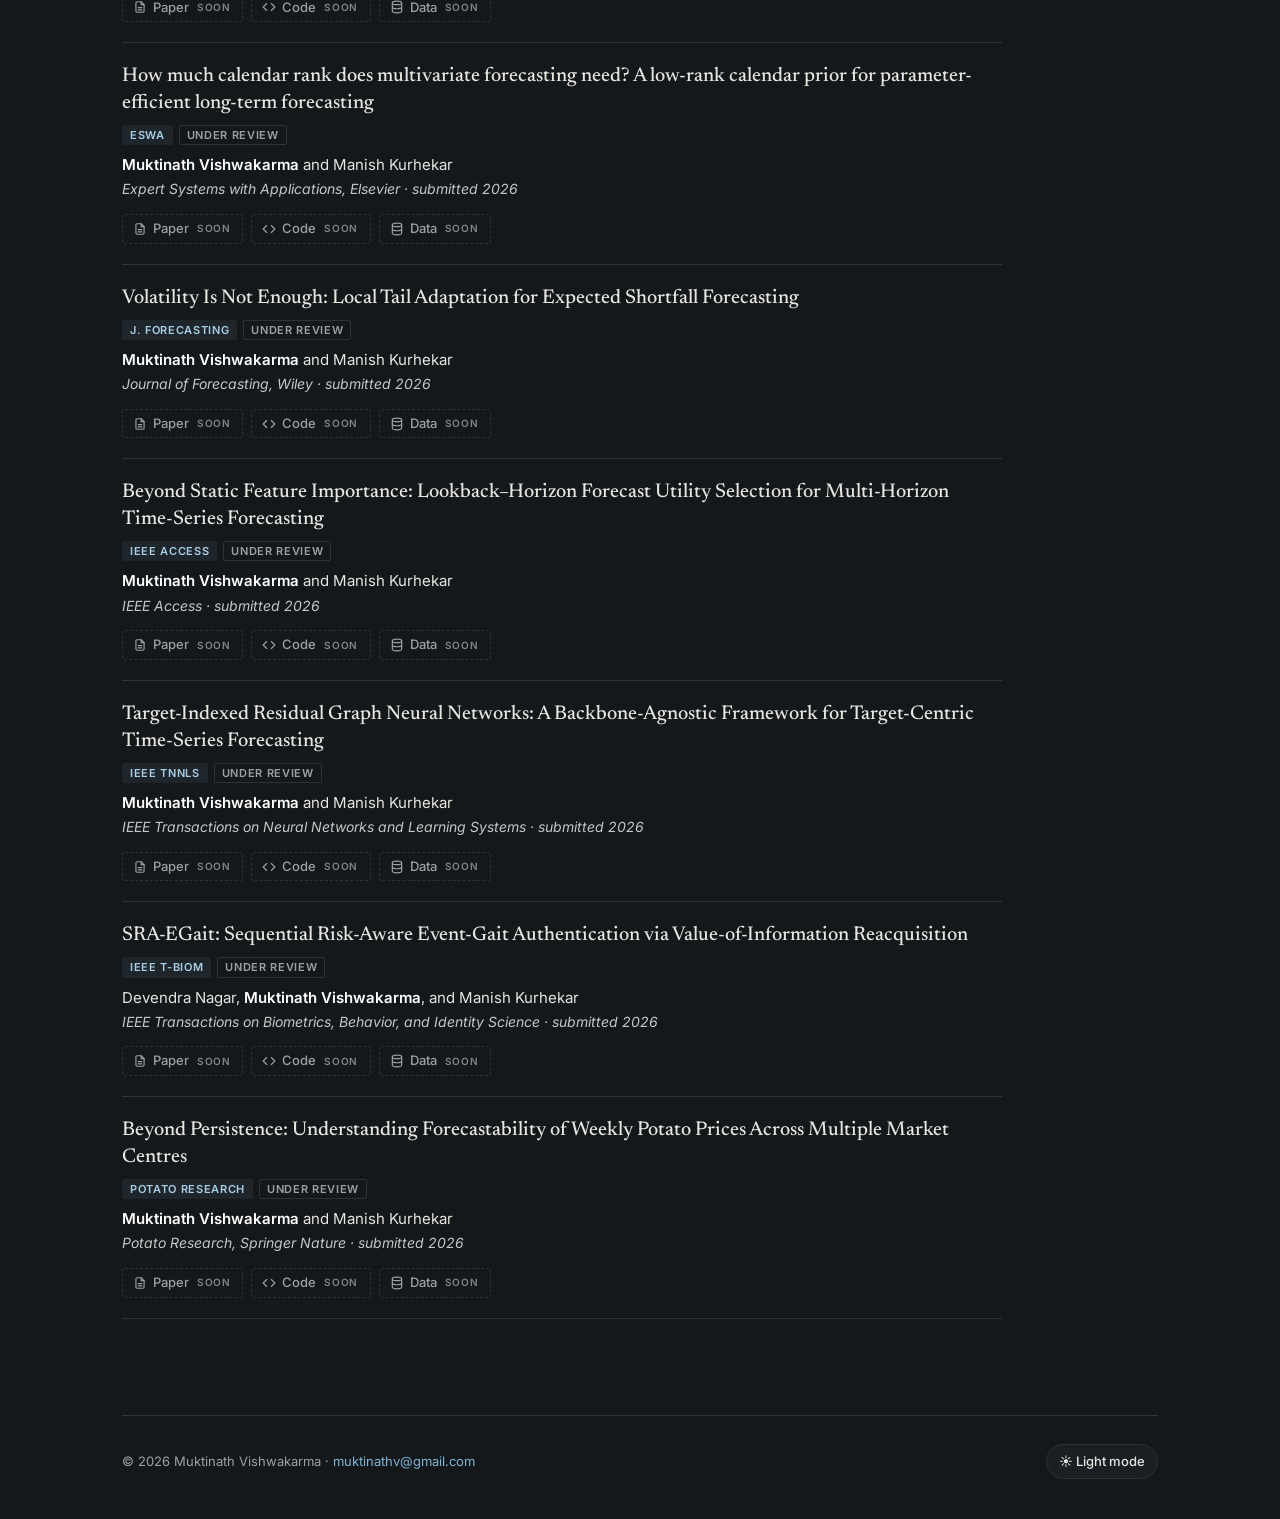
<file: research.html>
<!DOCTYPE html>
<html lang="en">
  <head>
    <meta charset="UTF-8">
    <meta name="viewport" content="width=device-width, initial-scale=1">
    <title>Publications — Muktinath Vishwakarma</title>
    <link rel="canonical" href="index.html#publications">
    <meta http-equiv="refresh" content="0; url=index.html#publications">
    <script>
      // The site is now a single page; keep old links (including #anchors) working.
      location.replace("index.html" + (location.hash || "#publications"));
    </script>
  </head>
  <body style="margin:0;padding:32px 18px;background:#15181B;color:#E6E6E1;font-family:system-ui,sans-serif;">
    <p>This page has moved to <a href="index.html#publications" style="color:#7FB2D3;">index.html#publications</a>.</p>
  </body>
</html>
</file>
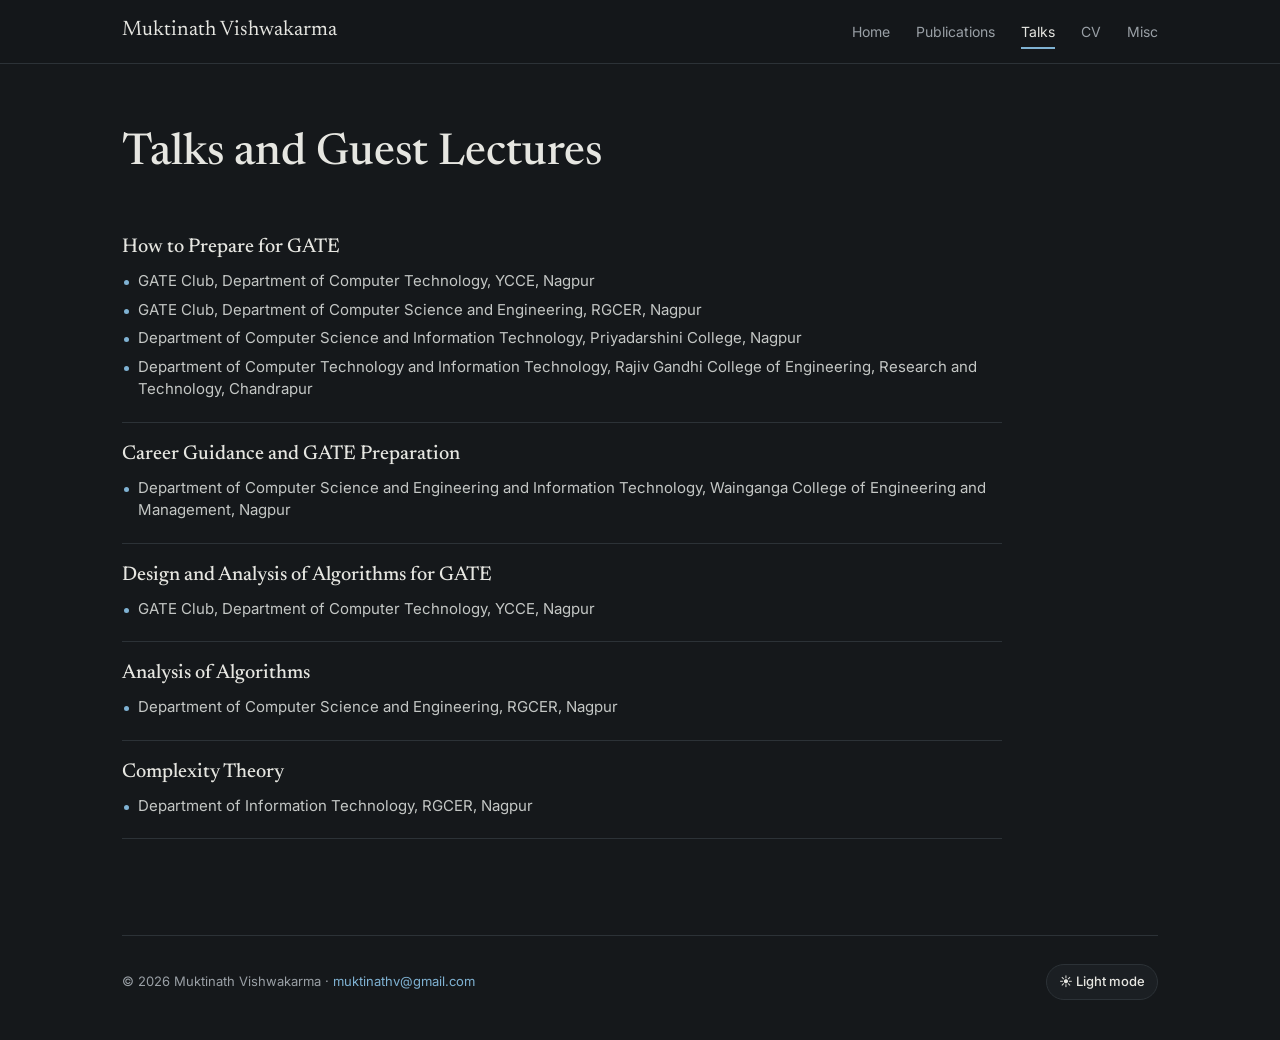
<file: talks.html>
<!DOCTYPE html>
<html lang="en">
  <head>
    <meta charset="UTF-8">
    <meta name="viewport" content="width=device-width, initial-scale=1">
    <title>Invited Talks — Muktinath Vishwakarma</title>
    <link rel="canonical" href="index.html#talks">
    <meta http-equiv="refresh" content="0; url=index.html#talks">
    <script>
      // The site is now a single page; keep old links (including #anchors) working.
      location.replace("index.html" + (location.hash || "#talks"));
    </script>
  </head>
  <body style="margin:0;padding:32px 18px;background:#15181B;color:#E6E6E1;font-family:system-ui,sans-serif;">
    <p>This page has moved to <a href="index.html#talks" style="color:#7FB2D3;">index.html#talks</a>.</p>
  </body>
</html>
</file>
<file: styles.css>
/* ==========================================================================
   Muktinath Vishwakarma: site styles
   Dark by default, light theme via [data-theme="light"] on <html>.
   ========================================================================== */

:root {
  --bg: #15181B;
  --surface: #1B1F23;
  --pale: #1F262B;
  --rule: #2C3237;
  --text: #E6E6E1;
  --text-soft: #C4C7C5;
  --muted: #9AA0A6;
  --strong: #FFFFFF;
  --accent: #7FB2D3;
  --accent-strong: #A8CDE4;
  --accent-gray: #8FA6B2;
  --red: #E57373;
  --red-rule: #4A2C2C;
  --underline: #5A6066;
  --on-accent: #12161A;
  --header-bg: rgba(21, 24, 27, 0.9);
  --shadow: rgba(0, 0, 0, 0.6);
  --monogram-bg: linear-gradient(160deg, #2A3A45 0%, #1C252B 100%);
  --monogram-text: #A8CDE4;

  --serif: "Newsreader", Georgia, "Times New Roman", serif;
  --sans: "Inter", -apple-system, BlinkMacSystemFont, "Segoe UI", Helvetica, Arial, sans-serif;
  --mono: ui-monospace, SFMono-Regular, Menlo, Consolas, monospace;
  --page: 1100px;
  --measure: 740px;
  --gutter: 32px;
  --header-offset: 88px;
  color-scheme: dark;
}

:root[data-theme="light"] {
  --bg: #FAFAF7;
  --surface: #FFFFFF;
  --pale: #EEF4F6;
  --rule: #E4E4DE;
  --text: #202124;
  --text-soft: #3C4043;
  --muted: #5F6672;
  --strong: #000000;
  --accent: #245A78;
  --accent-strong: #163E56;
  --accent-gray: #56707E;
  --red: #B31B1B;
  --red-rule: #EAD9D9;
  --underline: #BDBDB5;
  --on-accent: #FFFFFF;
  --header-bg: rgba(250, 250, 247, 0.92);
  --shadow: rgba(22, 62, 86, 0.45);
  --monogram-bg: linear-gradient(160deg, #DCE8EE 0%, #F3F7F8 100%);
  --monogram-text: #163E56;
  color-scheme: light;
}

/* ---------- Base ---------- */

*,
*::before,
*::after {
  box-sizing: border-box;
}

html {
  scroll-behavior: smooth;
  -webkit-text-size-adjust: 100%;
}

body {
  margin: 0;
  background: var(--bg);
  color: var(--text);
  font-family: var(--sans);
  font-size: 16px;
  line-height: 1.65;
  -webkit-font-smoothing: antialiased;
  overflow-wrap: break-word;
}

a {
  color: var(--accent);
  text-decoration: none;
}

a:hover {
  color: var(--accent-strong);
  text-decoration: underline;
  text-underline-offset: 3px;
}

a:focus-visible,
button:focus-visible,
summary:focus-visible {
  outline: 2px solid var(--accent);
  outline-offset: 3px;
  border-radius: 2px;
}

img {
  max-width: 100%;
}

h1, h2, h3, h4 {
  font-family: var(--serif);
  font-weight: 500;
  line-height: 1.2;
  color: var(--text);
}

[id] {
  scroll-margin-top: var(--header-offset);
}

.skip-link {
  position: absolute;
  left: 12px;
  top: -48px;
  z-index: 20;
  padding: 8px 14px;
  background: var(--accent);
  color: var(--on-accent);
  border-radius: 3px;
}

.skip-link:focus {
  top: 12px;
}

/* ---------- Header ---------- */

.site-header {
  position: sticky;
  top: 0;
  z-index: 10;
  background: var(--header-bg);
  -webkit-backdrop-filter: blur(8px);
  backdrop-filter: blur(8px);
  border-bottom: 1px solid var(--rule);
}

.site-header-inner {
  display: flex;
  align-items: center;
  justify-content: space-between;
  gap: 24px;
  max-width: var(--page);
  margin: 0 auto;
  padding: 14px var(--gutter);
}

.site-brand {
  font-family: var(--serif);
  font-size: 21px;
  color: var(--text);
  white-space: nowrap;
}

.site-brand:hover {
  color: var(--text);
  text-decoration: none;
}

.site-nav {
  display: flex;
  gap: 26px;
}

.site-nav a {
  position: relative;
  padding: 4px 0;
  font-size: 14px;
  color: var(--muted);
  white-space: nowrap;
}

.site-nav a:hover {
  color: var(--text);
  text-decoration: none;
}

.site-nav a.active {
  color: var(--text);
}

.site-nav a.active::after {
  content: "";
  position: absolute;
  left: 0;
  right: 0;
  bottom: -2px;
  height: 2px;
  background: var(--accent);
}

/* ---------- Pages ---------- */

main {
  max-width: var(--page);
  margin: 0 auto;
  padding: 0 var(--gutter);
}

.page {
  padding: 64px 0 96px;
}

/* With JavaScript, one page shows at a time; without it, all pages stack. */
.js .page {
  display: none;
}

.js .page.active {
  display: block;
}

.page-title {
  margin: 0 0 36px;
  font-size: 44px;
}

.page-title:focus {
  outline: none;
}

.prose {
  max-width: var(--measure);
}

.section {
  position: relative;
  padding: 56px 0;
  border-top: 1px solid var(--rule);
}

.section-label {
  margin: 0 0 28px;
  font-size: 32px;
}

/* ---------- Hero ---------- */

.hero {
  position: relative;
  display: grid;
  grid-template-columns: 300px minmax(0, 1fr);
  gap: 56px;
  align-items: start;
  padding: 8px 0 24px;
}

.hero-card {
  position: sticky;
  top: 96px;
  padding: 32px 28px;
  text-align: center;
  background: var(--pale);
  border-radius: 4px;
}

/* Portrait circle: shows photo.jpg / photo.png when present, otherwise the initials. */
.hero-photo {
  position: relative;
  overflow: hidden;
  display: grid;
  place-items: center;
  width: 190px;
  aspect-ratio: 1 / 1;
  margin: 0 auto;
  object-fit: cover;
  border-radius: 50%;
  border: 4px solid var(--surface);
  background: var(--monogram-bg);
  box-shadow: 0 12px 30px -16px var(--shadow);
  font-family: var(--serif);
  font-size: 64px;
  font-weight: 400;
  letter-spacing: 0.02em;
  color: var(--monogram-text);
  user-select: none;
}

.hero-photo img {
  position: absolute;
  inset: 0;
  width: 100%;
  height: 100%;
  object-fit: cover;
  object-position: center 30%;
  border-radius: 50%;
}

.hero-name {
  margin: 22px 0 10px;
  font-size: 36px;
  letter-spacing: -0.01em;
}

.hero-role {
  margin: 0 0 22px;
  font-size: 15px;
  line-height: 1.5;
  color: var(--muted);
}

.hero-role strong {
  color: var(--text);
  font-weight: 600;
}

/* Three buttons per row; a shorter last row stretches to fill the width. */
.hero-links {
  display: flex;
  flex-wrap: wrap;
  gap: 8px;
}

.hero-links .button {
  flex: 1 1 calc((100% - 16px) / 3);
  min-width: 0;
  padding: 8px 4px;
  font-size: 13px;
  text-align: center;
  white-space: nowrap;
}

.hero-links .button.primary {
  flex-basis: 100%;
}

/* Profile buttons without a link yet (e.g. Scholar, Scopus, CV) stay hidden. */
.hero-links a[href=""],
.hero-links a:not([href]) {
  display: none;
}

.hero-credentials {
  margin: -10px 0 22px;
  font-size: 13px;
  line-height: 1.5;
  color: var(--muted);
}

.hero-main {
  padding-top: 8px;
}

.hero-bio {
  max-width: var(--measure);
  margin: 0 0 24px;
  font-family: var(--serif);
  font-size: 20px;
  line-height: 1.5;
}

.hero-bio p {
  margin: 0 0 12px;
}

.hero-bio .hero-lead {
  margin-bottom: 16px;
  font-size: 23px;
  line-height: 1.45;
}

.hero-bio strong {
  font-weight: 500;
  color: var(--strong);
}

.callout {
  max-width: var(--measure);
  margin: 0 0 14px;
  padding: 12px 18px;
  font-size: 15px;
  color: var(--muted);
  background: var(--pale);
  border-left: 3px solid var(--accent);
  border-radius: 3px;
}

.callout strong {
  color: var(--text);
  font-weight: 600;
}

.callout.red {
  background: var(--surface);
  border: 1px solid var(--red-rule);
  border-left: 3px solid var(--red);
}

.callout.red strong {
  color: var(--red);
}

/* ---------- Buttons ---------- */

.button {
  display: inline-block;
  padding: 9px 18px;
  font-size: 14px;
  font-weight: 500;
  color: var(--accent);
  border: 1px solid var(--accent);
  border-radius: 3px;
  transition: background-color 0.15s, color 0.15s, border-color 0.15s;
}

.button:hover {
  background: var(--accent);
  color: var(--on-accent);
  text-decoration: none;
}

.button.primary {
  background: var(--accent);
  color: var(--on-accent);
}

.button.primary:hover {
  background: var(--accent-strong);
  border-color: var(--accent-strong);
}

/* ---------- Scroll cue ---------- */

.scroll-cue {
  position: absolute;
  right: 0;
  bottom: 0;
  display: flex;
  align-items: center;
  justify-content: center;
  width: 44px;
  height: 44px;
  padding: 0;
  color: var(--accent);
  background: var(--surface);
  border: 1px solid var(--rule);
  border-radius: 50%;
  box-shadow: 0 6px 18px -10px var(--shadow);
  cursor: pointer;
  animation: cue-bounce 2s ease-in-out infinite;
  transition: color 0.15s, border-color 0.15s;
}

.scroll-cue:hover {
  color: var(--accent-strong);
  border-color: var(--accent);
}

.section > .scroll-cue {
  bottom: 20px;
}

@keyframes cue-bounce {
  0%, 100% { transform: translateY(0); }
  50% { transform: translateY(6px); }
}

/* ---------- Toggles (<details>) ---------- */

.toggle summary {
  display: inline-block;
  font-size: 14px;
  font-weight: 500;
  color: var(--accent);
  cursor: pointer;
  list-style: none;
  user-select: none;
}

.toggle summary::-webkit-details-marker {
  display: none;
}

.toggle summary::after {
  content: " \2192";
}

.toggle[open] summary::after {
  content: " \2191";
}

.toggle summary:hover {
  color: var(--accent-strong);
  text-decoration: underline;
  text-underline-offset: 3px;
}

.toggle-body {
  max-width: var(--measure);
  margin-top: 14px;
  padding: 18px 22px;
  background: var(--pale);
  border-radius: 3px;
}

.toggle-body p {
  margin: 0;
}

.toggle-body p + p {
  margin-top: 12px;
}

.bio-toggle {
  margin-top: 10px;
}

/* ---------- Research themes ---------- */

.themes {
  max-width: 860px;
  margin: 0;
  padding: 0;
  list-style: none;
}

.themes li {
  padding: 22px 0;
  border-top: 1px solid var(--rule);
}

.themes li:first-child {
  padding-top: 0;
  border-top: 0;
}

.themes h3 {
  position: relative;
  margin: 0 0 6px;
  padding-left: 26px;
  font-size: 25px;
  color: var(--accent-strong);
}

.themes h3::before {
  content: "\25B6";
  position: absolute;
  left: 0;
  top: 0.42em;
  font-size: 15px;
  line-height: 1;
  color: var(--accent);
}

.themes p {
  margin: 0;
  padding-left: 26px;
  font-family: var(--serif);
  font-size: 18px;
  line-height: 1.55;
  color: var(--text-soft);
}

/* ---------- Dated / labelled lists (updates, quick facts) ---------- */

.news {
  max-width: var(--measure);
  margin: 0;
  padding: 0;
  list-style: none;
}

.news li {
  display: grid;
  grid-template-columns: 96px minmax(0, 1fr);
  gap: 20px;
  padding: 12px 0;
  border-bottom: 1px solid var(--rule);
}

.news li:last-child {
  border-bottom: 0;
}

.news-date {
  padding-top: 2px;
  font-size: 13px;
  font-weight: 500;
  font-variant-numeric: tabular-nums;
  color: var(--accent-gray);
}

/* ---------- Awards ---------- */

.awards {
  max-width: var(--measure);
  margin: 0;
  padding: 0;
  list-style: none;
}

.awards li {
  display: flex;
  justify-content: space-between;
  gap: 20px;
  padding: 10px 0;
  border-bottom: 1px solid var(--rule);
}

.awards li:last-child {
  border-bottom: 0;
}

.awards span:last-child {
  flex-shrink: 0;
  color: var(--muted);
  white-space: nowrap;
  font-variant-numeric: tabular-nums;
}

.news-older {
  margin-top: 18px;
}

.news-older .news {
  margin-top: 8px;
}

.facts li {
  grid-template-columns: 120px minmax(0, 1fr);
}

/* ---------- Publications ---------- */

.pubs h2 {
  margin: 48px 0 18px;
  font-size: 28px;
}

.pubs h2:first-child {
  margin-top: 0;
}

.pubs ul {
  max-width: 880px;
  margin: 0;
  padding: 0;
  list-style: none;
}

.pubs li {
  padding: 20px 0;
  border-bottom: 1px solid var(--rule);
}

.pub-title {
  font-family: var(--serif);
  font-size: 20px;
  font-weight: 500;
  line-height: 1.35;
  color: var(--text);
}

.pub-title a {
  color: inherit;
}

.pub-title a:hover {
  color: var(--accent);
}

.pub-meta {
  display: flex;
  flex-wrap: wrap;
  gap: 6px;
  margin-top: 8px;
}

.pub-venue,
.pub-badge {
  padding: 1px 8px;
  font-size: 11px;
  font-weight: 600;
  letter-spacing: 0.06em;
  text-transform: uppercase;
  white-space: nowrap;
  border-radius: 2px;
}

.pub-venue {
  color: var(--accent-strong);
  background: var(--pale);
}

.pub-badge {
  color: var(--red);
  border: 1px solid var(--red-rule);
}

.pub-status {
  padding: 0 7px;
  font-size: 11px;
  font-weight: 600;
  letter-spacing: 0.06em;
  text-transform: uppercase;
  white-space: nowrap;
  color: var(--muted);
  border: 1px solid var(--rule);
  border-radius: 2px;
}

.pub-status.ok {
  color: var(--accent);
  border-color: var(--accent);
}

.pub-authors {
  margin-top: 8px;
  font-size: 15px;
  line-height: 1.55;
}

.pub-note {
  margin-top: 2px;
  font-size: 14px;
  font-style: italic;
  line-height: 1.55;
  color: var(--text-soft);
}

.pub-authors .me {
  font-weight: 600;
  color: var(--strong);
}

.pub-blurb {
  margin-top: 8px;
  font-family: var(--serif);
  font-size: 17px;
  line-height: 1.5;
}

.pub-tags {
  display: flex;
  flex-wrap: wrap;
  gap: 4px 16px;
  margin: 10px 0 0;
  padding: 0;
  list-style: none;
  font-size: 13px;
  font-weight: 500;
  color: var(--muted);
}

.pubs .pub-tags li {
  padding: 0;
  border: 0;
}

.pub-tags li::before {
  content: "#";
  margin-right: 2px;
  color: var(--accent-gray);
}

/* Paper / Code / Data button bar under each paper. */
.pub-links {
  display: flex;
  flex-wrap: wrap;
  gap: 8px;
  margin-top: 14px;
}

.pub-link {
  display: inline-flex;
  align-items: center;
  gap: 6px;
  padding: 4px 12px 4px 10px;
  font-size: 13px;
  font-weight: 500;
  line-height: 1.5;
  color: var(--accent);
  border: 1px solid var(--accent);
  border-radius: 3px;
  transition: background-color 0.15s, color 0.15s;
}

.pub-link:hover {
  background: var(--accent);
  color: var(--on-accent);
  text-decoration: none;
}

.pub-link::before {
  content: "";
  flex-shrink: 0;
  width: 14px;
  height: 14px;
  background-color: currentColor;
  -webkit-mask: var(--icon) center / contain no-repeat;
  mask: var(--icon) center / contain no-repeat;
}

.pub-link.paper {
  --icon: url("data:image/svg+xml,%3Csvg xmlns='http://www.w3.org/2000/svg' viewBox='0 0 24 24' fill='none' stroke='black' stroke-width='2' stroke-linecap='round' stroke-linejoin='round'%3E%3Cpath d='M14 3H7a2 2 0 0 0-2 2v14a2 2 0 0 0 2 2h10a2 2 0 0 0 2-2V8z'/%3E%3Cpath d='M14 3v5h5M9 13h6M9 17h6'/%3E%3C/svg%3E");
}

.pub-link.code {
  --icon: url("data:image/svg+xml,%3Csvg xmlns='http://www.w3.org/2000/svg' viewBox='0 0 24 24' fill='none' stroke='black' stroke-width='2' stroke-linecap='round' stroke-linejoin='round'%3E%3Cpolyline points='16 18 22 12 16 6'/%3E%3Cpolyline points='8 6 2 12 8 18'/%3E%3C/svg%3E");
}

.pub-link.data {
  --icon: url("data:image/svg+xml,%3Csvg xmlns='http://www.w3.org/2000/svg' viewBox='0 0 24 24' fill='none' stroke='black' stroke-width='2' stroke-linecap='round' stroke-linejoin='round'%3E%3Cellipse cx='12' cy='5' rx='8' ry='3'/%3E%3Cpath d='M4 5v14c0 1.66 3.58 3 8 3s8-1.34 8-3V5'/%3E%3Cpath d='M4 12c0 1.66 3.58 3 8 3s8-1.34 8-3'/%3E%3C/svg%3E");
}

/* A button whose link hasn't been filled in yet: dimmed, dashed, not clickable. */
.pub-link.is-empty,
.pub-link[href=""],
.pub-link:not([href]) {
  color: var(--muted);
  border-color: var(--rule);
  border-style: dashed;
  background: none;
  cursor: default;
  pointer-events: none;
}

.pub-link.is-empty::after,
.pub-link[href=""]::after,
.pub-link:not([href])::after {
  content: "soon";
  margin-left: 2px;
  font-size: 10px;
  font-weight: 600;
  letter-spacing: 0.06em;
  text-transform: uppercase;
  opacity: 0.8;
}

/* ---------- Entries (talks, education) ---------- */

.entries {
  max-width: 880px;
  margin: 0;
  padding: 0;
  list-style: none;
}

.entries > li {
  padding: 18px 0;
  border-bottom: 1px solid var(--rule);
}

.entry-title {
  margin: 0;
  font-family: var(--serif);
  font-size: 20px;
  font-weight: 500;
  line-height: 1.35;
}

.entry-where {
  display: flex;
  justify-content: space-between;
  gap: 16px;
  margin-top: 4px;
  font-size: 15px;
  color: var(--text-soft);
}

.entry-date {
  flex-shrink: 0;
  font-size: 13px;
  color: var(--muted);
  font-variant-numeric: tabular-nums;
}

.entry-blurb {
  margin: 6px 0 0;
  font-size: 15px;
  color: var(--muted);
}

.entry-blurb em {
  color: var(--text-soft);
}

/* Talks: one title, then every place it was given. */
.venues {
  margin: 6px 0 0;
  padding: 0;
  list-style: none;
}

.venues li {
  position: relative;
  margin: 0;
  padding: 3px 0 3px 16px;
  font-size: 15px;
  line-height: 1.5;
  color: var(--text-soft);
}

.venues li::before {
  content: "";
  position: absolute;
  left: 2px;
  top: 0.85em;
  width: 5px;
  height: 5px;
  border-radius: 50%;
  background: var(--accent);
}

.chip-list {
  display: flex;
  flex-wrap: wrap;
  gap: 8px;
  max-width: var(--measure);
  margin: 0;
  padding: 0;
  list-style: none;
}

.chip-list li {
  margin: 0;
  padding: 4px 12px;
  font-size: 14px;
  color: var(--text-soft);
  background: var(--pale);
  border-radius: 3px;
}

/* Briefly mark the item a deep link points to. */
.pubs li:target,
.entries > li:target {
  margin: 0 -14px;
  padding-left: 14px;
  padding-right: 14px;
  background: var(--pale);
  border-radius: 3px;
}

/* ---------- Generic content pages ---------- */

.content h2 {
  margin: 44px 0 16px;
  font-size: 28px;
}

.content h2:first-child {
  margin-top: 0;
}

.content ul {
  padding-left: 20px;
}

.content li {
  margin-bottom: 10px;
}

.content .plain {
  padding-left: 0;
  list-style: none;
}

/* Structured lists inside content pages manage their own spacing. */
.content .entries,
.content .news,
.content .chip-list,
.content .venues {
  padding-left: 0;
}

.content .entries > li,
.content .news li {
  margin-bottom: 0;
}

.content .entries {
  margin-bottom: 8px;
}

/* ---------- Footer ---------- */

.site-footer {
  max-width: var(--page);
  margin: 0 auto;
  padding: 0 var(--gutter);
}

.site-footer-inner {
  display: flex;
  align-items: center;
  justify-content: space-between;
  gap: 16px;
  padding: 28px 0 40px;
  font-size: 13px;
  color: var(--muted);
  border-top: 1px solid var(--rule);
}

.theme-toggle {
  display: inline-flex;
  align-items: center;
  gap: 6px;
  padding: 6px 12px;
  font: inherit;
  font-weight: 500;
  color: var(--text);
  background: var(--surface);
  border: 1px solid var(--rule);
  border-radius: 999px;
  cursor: pointer;
  transition: border-color 0.15s;
}

.theme-toggle:hover {
  border-color: var(--accent);
}

.theme-toggle[hidden] {
  display: none;
}

/* ---------- Responsive ---------- */

@media (max-width: 760px) {
  :root {
    --gutter: 18px;
    --header-offset: 112px;
  }

  .site-header-inner {
    flex-direction: column;
    align-items: flex-start;
    gap: 6px;
    padding-top: 12px;
    padding-bottom: 0;
  }

  .site-nav {
    width: 100%;
    justify-content: space-between;
    gap: 8px;
    padding-bottom: 10px;
  }

  .site-nav a {
    font-size: 13px;
  }

  .page {
    padding: 36px 0 64px;
  }

  .page-title {
    font-size: 36px;
  }

  .hero {
    grid-template-columns: minmax(0, 1fr);
    gap: 28px;
    padding-top: 0;
  }

  .hero-card {
    position: static;
    padding: 28px 20px;
  }

  .hero-photo {
    width: 150px;
    font-size: 52px;
  }

  .hero-name {
    font-size: 32px;
  }

  .hero-bio {
    font-size: 19px;
  }

  .hero-bio .hero-lead {
    font-size: 21px;
  }

  .section {
    padding: 44px 0 72px;
  }

  .section-label {
    font-size: 28px;
  }

  .themes h3 {
    font-size: 22px;
  }

  .news li,
  .facts li {
    grid-template-columns: minmax(0, 1fr);
    gap: 2px;
  }

  .entry-where {
    flex-direction: column;
    gap: 0;
  }

  .awards li {
    flex-direction: column;
    gap: 0;
  }

  .site-footer-inner {
    flex-direction: column;
    align-items: flex-start;
  }
}

@media (prefers-reduced-motion: reduce) {
  html {
    scroll-behavior: auto;
  }

  .scroll-cue {
    animation: none;
  }
}

@media print {
  .site-header,
  .scroll-cue,
  .theme-toggle {
    display: none;
  }

  .js .page {
    display: block;
  }
}
</file>
